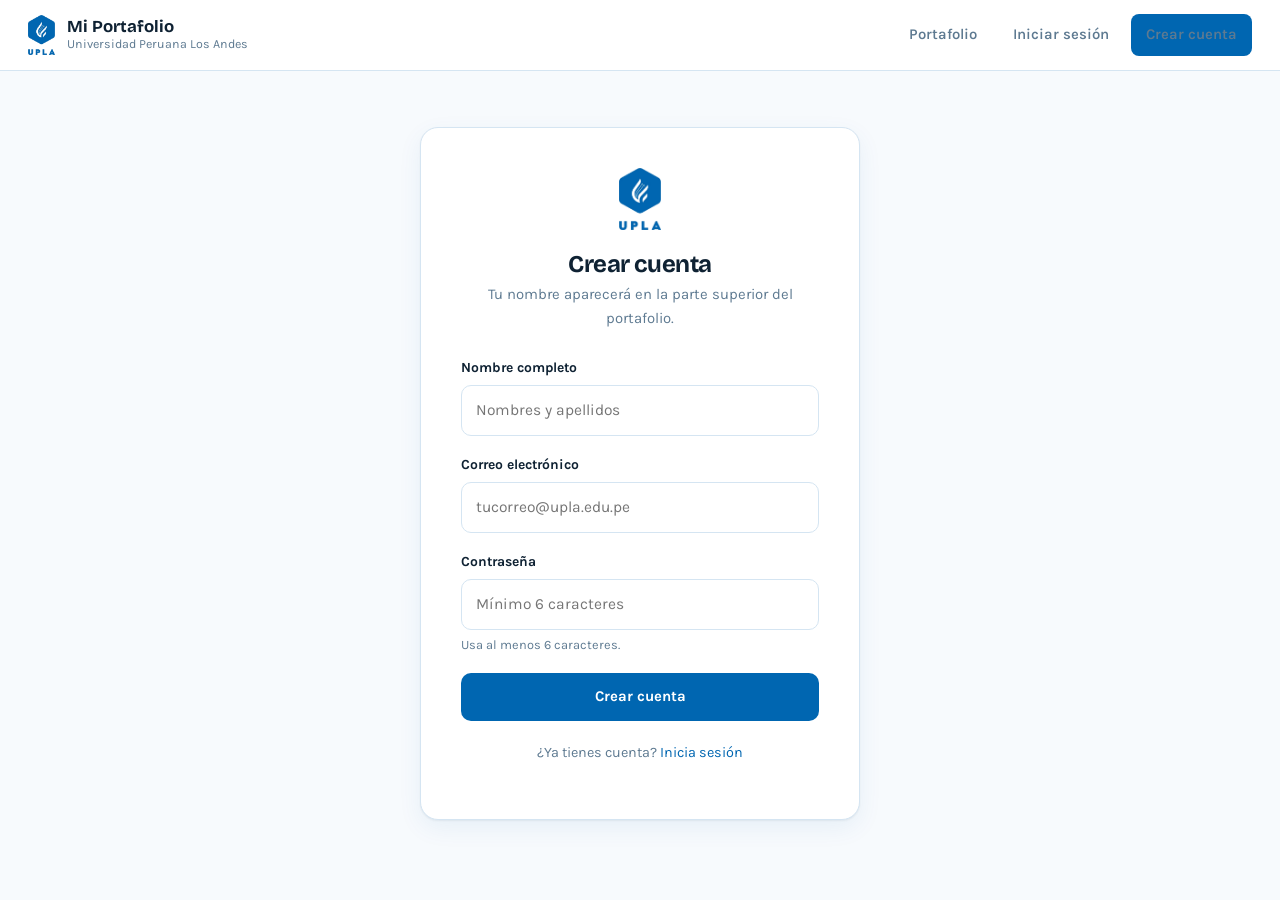
<file: registro.html>
<!DOCTYPE html>
<html lang="es">
<head>
    <meta charset="UTF-8">
    <meta name="viewport" content="width=device-width, initial-scale=1.0">
    <title>Crear cuenta · Mi Portafolio UPLA</title>
    <link rel="icon" href="img/upla-logo.png">
    <link rel="preconnect" href="https://fonts.googleapis.com">
    <link rel="preconnect" href="https://fonts.gstatic.com" crossorigin>
    <link href="https://fonts.googleapis.com/css2?family=Bricolage+Grotesque:opsz,wght@12..96,600;12..96,700&family=Karla:wght@400;600;700&display=swap" rel="stylesheet">
    <link rel="stylesheet" href="css/styles.css">
</head>
<body>

<header class="barra" id="barra"></header>

<div class="tarjeta-form">
    <div class="marca-form">
        <img src="img/upla-logo.png" alt="Universidad Peruana Los Andes">
        <h1>Crear cuenta</h1>
        <p class="subtitulo">Tu nombre aparecerá en la parte superior del portafolio.</p>
    </div>

    <div id="mensaje"></div>

    <form id="form-registro">
        <div class="campo">
            <label for="nombre">Nombre completo</label>
            <input type="text" id="nombre" name="nombre" required autocomplete="name"
                   placeholder="Nombres y apellidos">
        </div>
        <div class="campo">
            <label for="email">Correo electrónico</label>
            <input type="email" id="email" name="email" required autocomplete="email"
                   placeholder="tucorreo@upla.edu.pe">
        </div>
        <div class="campo">
            <label for="password">Contraseña</label>
            <input type="password" id="password" name="password" required minlength="6"
                   autocomplete="new-password" placeholder="Mínimo 6 caracteres">
            <p class="ayuda">Usa al menos 6 caracteres.</p>
        </div>
        <button type="submit" class="btn btn-ancho">Crear cuenta</button>
    </form>

    <p class="pie-form">
        ¿Ya tienes cuenta? <a href="login.html">Inicia sesión</a>
    </p>
</div>

<script src="js/datos.js"></script>
<script>
    document.getElementById("form-registro").addEventListener("submit", (e) => {
        e.preventDefault();
        const nombre = document.getElementById("nombre").value.trim();
        const email = document.getElementById("email").value.trim().toLowerCase();
        const password = document.getElementById("password").value;
        const mensaje = document.getElementById("mensaje");

        const usuarios = obtenerUsuarios();

        if (usuarios.some((u) => u.email.toLowerCase() === email)) {
            mensaje.innerHTML = `<div class="aviso aviso-error">Ya existe una cuenta con ese correo.</div>`;
            return;
        }

        const nuevoUsuario = {
            id: "u_" + Date.now(),
            nombre: nombre,
            email: email,
            password: password
        };

        usuarios.push(nuevoUsuario);
        guardar(DB.USUARIOS, usuarios);
        iniciarSesion(nuevoUsuario);
        window.location.href = "dashboard.html";
    });
</script>
</body>
</html>
</file>
<file: css/styles.css>
/* ==========================================================
   Mi Portafolio UPLA
   Paleta tomada del logo institucional: #0066B1
   ========================================================== */

:root {
    --upla:          #0066B1;
    --upla-profundo: #004B7F;
    --upla-noche:    #00335A;
    --celeste:       #3FA3E0;
    --celeste-suave: #A9D6F2;
    --celeste-papel: #E8F3FB;
    --papel:         #F7FAFD;
    --blanco:        #FFFFFF;
    --tinta:         #0F2233;
    --tinta-suave:   #5E7A91;
    --linea:         #D5E5F2;
    --exito:         #15803D;
    --exito-fondo:   #E8F6ED;
    --alerta:        #B42318;
    --alerta-fondo:  #FDECEA;

    --radio:    12px;
    --radio-lg: 18px;
    --sombra:   0 1px 2px rgba(15, 34, 51, .06), 0 8px 24px rgba(0, 102, 177, .07);
    --sombra-alta: 0 2px 4px rgba(15, 34, 51, .08), 0 16px 40px rgba(0, 102, 177, .14);
}

* { box-sizing: border-box; }

html { scroll-behavior: smooth; }

body {
    margin: 0;
    font-family: "Karla", "Segoe UI", Roboto, system-ui, sans-serif;
    font-size: 16px;
    line-height: 1.6;
    color: var(--tinta);
    background: var(--papel);
    min-height: 100vh;
    -webkit-font-smoothing: antialiased;
}

h1, h2, h3, h4 {
    font-family: "Bricolage Grotesque", "Karla", system-ui, sans-serif;
    font-weight: 700;
    line-height: 1.15;
    letter-spacing: -.02em;
    margin: 0;
}

a { color: var(--upla); text-decoration: none; }
a:hover { color: var(--upla-profundo); }

:focus-visible {
    outline: 3px solid var(--celeste);
    outline-offset: 2px;
    border-radius: 4px;
}

@media (prefers-reduced-motion: reduce) {
    *, *::before, *::after { animation: none !important; transition: none !important; }
}

/* ===== Cabecera ===== */
.barra {
    display: flex;
    align-items: center;
    justify-content: space-between;
    gap: 20px;
    padding: 14px 28px;
    background: var(--blanco);
    border-bottom: 1px solid var(--linea);
    position: sticky;
    top: 0;
    z-index: 50;
}

.marca {
    display: flex;
    align-items: center;
    gap: 12px;
    color: var(--tinta);
}

.marca img { height: 40px; width: auto; display: block; }

.marca .marca-texto { display: flex; flex-direction: column; line-height: 1.2; }
.marca .marca-titulo { font-family: "Bricolage Grotesque", sans-serif; font-weight: 700; font-size: 1.05rem; }
.marca .marca-sub { font-size: .78rem; color: var(--tinta-suave); }

.barra nav { display: flex; align-items: center; gap: 8px; flex-wrap: wrap; }

.barra nav a {
    padding: 8px 14px;
    border-radius: 8px;
    font-weight: 600;
    font-size: .93rem;
    color: var(--tinta-suave);
}

.barra nav a:hover { background: var(--celeste-papel); color: var(--upla-profundo); }

/* Nombre del usuario en la cabecera */
.chip-usuario {
    display: flex;
    align-items: center;
    gap: 10px;
    padding: 6px 14px 6px 6px;
    background: var(--celeste-papel);
    border: 1px solid var(--linea);
    border-radius: 999px;
}

.avatar {
    width: 32px; height: 32px;
    flex: 0 0 32px;
    border-radius: 50%;
    background: var(--upla);
    color: var(--blanco);
    display: grid;
    place-items: center;
    font-weight: 700;
    font-size: .85rem;
}

.avatar-foto {
    object-fit: cover;
}

.chip-usuario .nombre { font-weight: 700; font-size: .9rem; color: var(--upla-noche); }

/* ===== Portada ===== */
.portada {
    background:
        radial-gradient(1000px 340px at 82% -30%, rgba(63, 163, 224, .35), transparent 70%),
        linear-gradient(160deg, var(--upla-noche), var(--upla) 68%);
    color: var(--blanco);
    padding: 64px 28px 72px;
}

.portada-inner {
    max-width: 1080px;
    margin: 0 auto;
    display: grid;
    grid-template-columns: 1.4fr .9fr;
    gap: 48px;
    align-items: center;
}

.portada h1 {
    font-size: clamp(2rem, 4.4vw, 3.1rem);
    color: var(--blanco);
    margin-bottom: 14px;
}

.portada p {
    font-size: 1.06rem;
    color: var(--celeste-suave);
    max-width: 52ch;
    margin: 0;
}

.portada-datos {
    display: flex;
    gap: 14px;
    margin-top: 30px;
    flex-wrap: wrap;
}

.dato {
    background: rgba(255, 255, 255, .12);
    border: 1px solid rgba(255, 255, 255, .22);
    border-radius: var(--radio);
    padding: 14px 20px;
    min-width: 116px;
}

.dato .cifra {
    font-family: "Bricolage Grotesque", sans-serif;
    font-size: 1.7rem;
    font-weight: 700;
    display: block;
    line-height: 1.1;
}

.dato .etiqueta { font-size: .8rem; color: var(--celeste-suave); }

.portada-sello { display: flex; justify-content: center; }

.portada-sello img {
    width: 150px;
    /* El logo es azul sobre fondo transparente; en la portada azul lo pasamos
       a blanco solido para que se lea bien. */
    filter: brightness(0) invert(1);
    opacity: .92;
}

.portada-sello img.foto-perfil {
    width: 150px;
    height: 150px;
    border-radius: 50%;
    object-fit: cover;
    filter: none;
    opacity: 1;
    border: 4px solid rgba(255, 255, 255, .55);
    box-shadow: 0 10px 30px rgba(0, 0, 0, .25);
}

.sello-perfil { text-align: center; }

.sello-perfil strong {
    display: block;
    margin-top: 16px;
    font-family: "Bricolage Grotesque", sans-serif;
    font-size: 1.2rem;
    color: var(--blanco);
}

.portada-presentacion {
    margin-top: -6px;
    font-size: .92rem;
    color: var(--celeste-suave);
}

/* ===== Contenedor ===== */
.contenedor { max-width: 1080px; margin: 0 auto; padding: 40px 28px 72px; }

.encabezado-seccion { margin-bottom: 22px; }
.encabezado-seccion h2 { font-size: 1.55rem; }
.encabezado-seccion p { color: var(--tinta-suave); margin: 6px 0 0; }

/* ===== Selector de curso ===== */
.cursos {
    display: grid;
    grid-template-columns: repeat(auto-fit, minmax(270px, 1fr));
    gap: 14px;
    margin-bottom: 36px;
}

.curso-btn {
    text-align: left;
    background: var(--blanco);
    border: 1.5px solid var(--linea);
    border-radius: var(--radio-lg);
    padding: 20px 22px;
    cursor: pointer;
    font: inherit;
    color: var(--tinta);
    display: flex;
    flex-direction: column;
    gap: 6px;
}

.curso-btn:hover { border-color: var(--celeste); }

.curso-btn.activo {
    border-color: var(--upla);
    background: linear-gradient(140deg, var(--upla), var(--upla-profundo));
    color: var(--blanco);
    box-shadow: var(--sombra-alta);
}

.curso-btn .curso-nombre {
    font-family: "Bricolage Grotesque", sans-serif;
    font-weight: 700;
    font-size: 1.12rem;
}

.curso-btn .curso-meta { font-size: .85rem; color: var(--tinta-suave); }
.curso-btn.activo .curso-meta { color: var(--celeste-suave); }

/* ===== Unidades (acordeón) ===== */
.unidad {
    background: var(--blanco);
    border: 1px solid var(--linea);
    border-radius: var(--radio-lg);
    margin-bottom: 14px;
    overflow: hidden;
}

.unidad-cabecera {
    display: flex;
    align-items: center;
    gap: 16px;
    width: 100%;
    padding: 18px 22px;
    background: none;
    border: none;
    cursor: pointer;
    font: inherit;
    color: inherit;
    text-align: left;
}

.unidad-cabecera:hover { background: var(--celeste-papel); }

/* Hexágono: el mismo perfil del logo UPLA */
.hexagono {
    flex: 0 0 44px;
    width: 44px; height: 50px;
    background: var(--upla);
    clip-path: polygon(50% 0%, 100% 25%, 100% 75%, 50% 100%, 0% 75%, 0% 25%);
    display: grid;
    place-items: center;
    color: var(--blanco);
    font-family: "Bricolage Grotesque", sans-serif;
    font-weight: 700;
    font-size: 1.25rem;
}

.hexagono.vacio { background: var(--celeste-suave); color: var(--upla-profundo); }

.unidad-titulo { flex: 1; }
.unidad-titulo strong { font-family: "Bricolage Grotesque", sans-serif; font-size: 1.1rem; display: block; }
.unidad-titulo span { font-size: .87rem; color: var(--tinta-suave); }

.flecha { color: var(--tinta-suave); transition: transform .25s ease; flex: 0 0 auto; }
.unidad.abierta .flecha { transform: rotate(180deg); }

.unidad-cuerpo { display: none; padding: 0 22px 20px; }
.unidad.abierta .unidad-cuerpo { display: block; }

/* ===== Semanas ===== */
.semana {
    border-top: 1px solid var(--linea);
    padding: 16px 0;
}

.semana-cabecera {
    display: flex;
    align-items: center;
    gap: 12px;
    margin-bottom: 10px;
}

.semana-numero {
    font-family: "Bricolage Grotesque", sans-serif;
    font-weight: 700;
    font-size: .98rem;
    color: var(--upla-noche);
}

.pin {
    font-size: .74rem;
    font-weight: 700;
    padding: 3px 10px;
    border-radius: 999px;
}

.pin-ok { background: var(--exito-fondo); color: var(--exito); }
.pin-pendiente { background: var(--celeste-papel); color: var(--tinta-suave); }
.pin-fallo { background: var(--alerta-fondo); color: var(--alerta); }

.lista-tareas { display: flex; flex-direction: column; gap: 8px; }

.tarea {
    display: flex;
    align-items: center;
    gap: 14px;
    padding: 12px 16px;
    background: var(--papel);
    border: 1px solid var(--linea);
    border-radius: var(--radio);
}

.tarea-icono {
    flex: 0 0 34px;
    width: 34px; height: 34px;
    border-radius: 8px;
    background: var(--celeste-papel);
    color: var(--upla);
    display: grid;
    place-items: center;
    font-size: .68rem;
    font-weight: 700;
}

.tarea-info { flex: 1; min-width: 0; }

/* Son <span>, asi que hay que forzarlos a bloque para que no salgan pegados */
.tarea-info .titulo {
    display: block;
    font-weight: 700;
    font-size: .95rem;
    line-height: 1.35;
    word-break: break-word;
}

.tarea-info .meta {
    display: block;
    font-size: .8rem;
    color: var(--tinta-suave);
    word-break: break-word;
}

.tarea-acciones { display: flex; gap: 8px; flex-wrap: wrap; }

.semana-vacia {
    font-size: .88rem;
    color: var(--tinta-suave);
    padding: 10px 16px;
    border: 1px dashed var(--linea);
    border-radius: var(--radio);
    background: var(--blanco);
}

/* ===== Botones ===== */
.btn {
    display: inline-flex;
    align-items: center;
    justify-content: center;
    gap: 8px;
    padding: 11px 22px;
    border-radius: 10px;
    border: 1.5px solid transparent;
    background: var(--upla);
    color: var(--blanco);
    font: inherit;
    font-weight: 700;
    font-size: .93rem;
    cursor: pointer;
    transition: background .18s ease;
}

.btn:hover { background: var(--upla-profundo); color: var(--blanco); }

.btn-linea {
    background: var(--blanco);
    color: var(--upla);
    border-color: var(--linea);
}

.btn-linea:hover { background: var(--celeste-papel); color: var(--upla-profundo); }

.btn-riesgo { background: var(--blanco); color: var(--alerta); border-color: #F3C9C4; }
.btn-riesgo:hover { background: var(--alerta-fondo); color: var(--alerta); }

.btn-mini { padding: 6px 13px; font-size: .8rem; border-radius: 8px; }
.btn-ancho { width: 100%; }

/* ===== Formularios ===== */
.tarjeta-form {
    background: var(--blanco);
    max-width: 440px;
    margin: 56px auto;
    padding: 40px;
    border-radius: var(--radio-lg);
    border: 1px solid var(--linea);
    box-shadow: var(--sombra);
}

.tarjeta-form .marca-form { text-align: center; margin-bottom: 26px; }
.tarjeta-form .marca-form img { height: 62px; }
.tarjeta-form h1 { font-size: 1.5rem; margin-top: 14px; }
.tarjeta-form .subtitulo { color: var(--tinta-suave); font-size: .93rem; margin-top: 4px; }

.campo { margin-bottom: 18px; }

.campo label {
    display: block;
    margin-bottom: 6px;
    font-weight: 700;
    font-size: .87rem;
    color: var(--tinta);
}

.campo input,
.campo select {
    width: 100%;
    padding: 12px 14px;
    border-radius: 10px;
    border: 1.5px solid var(--linea);
    font: inherit;
    font-size: .97rem;
    background: var(--blanco);
    color: var(--tinta);
}

.campo input:focus,
.campo select:focus {
    outline: none;
    border-color: var(--upla);
    box-shadow: 0 0 0 3px rgba(0, 102, 177, .14);
}

.campo input[type="file"] { padding: 9px 12px; background: var(--papel); }

.campo .ayuda { font-size: .8rem; color: var(--tinta-suave); margin-top: 5px; }

.pie-form { text-align: center; margin-top: 20px; font-size: .9rem; color: var(--tinta-suave); }

/* ===== Avisos ===== */
.aviso {
    padding: 13px 16px;
    border-radius: 10px;
    margin-bottom: 18px;
    font-size: .9rem;
    border: 1px solid;
}

.aviso-error { background: var(--alerta-fondo); color: var(--alerta); border-color: #F3C9C4; }
.aviso-exito { background: var(--exito-fondo); color: var(--exito); border-color: #B7E0C6; }

/* ===== Panel ===== */
.panel-cabecera {
    background: linear-gradient(140deg, var(--upla-noche), var(--upla) 70%);
    color: var(--blanco);
    padding: 34px 32px;
    border-radius: var(--radio-lg);
    margin-bottom: 28px;
    display: flex;
    align-items: center;
    justify-content: space-between;
    gap: 24px;
    flex-wrap: wrap;
}

.panel-cabecera h1 { font-size: 1.7rem; color: var(--blanco); }
.panel-cabecera .correo { color: var(--celeste-suave); font-size: .92rem; margin-top: 4px; }

.panel-perfil {
    display: flex;
    align-items: center;
    gap: 18px;
}

.foto-perfil-panel {
    width: 68px;
    height: 68px;
    border-radius: 50%;
    object-fit: cover;
    flex: 0 0 68px;
    border: 3px solid rgba(255, 255, 255, .5);
}

.presentacion-corta {
    color: var(--celeste-suave);
    font-size: .85rem;
    margin-top: 6px;
}

.bloque {
    background: var(--blanco);
    border: 1px solid var(--linea);
    border-radius: var(--radio-lg);
    padding: 28px;
    margin-bottom: 28px;
}

.bloque h2 { font-size: 1.22rem; margin-bottom: 4px; }
.bloque .descripcion { color: var(--tinta-suave); font-size: .9rem; margin-bottom: 20px; }

.rejilla-campos {
    display: grid;
    grid-template-columns: repeat(auto-fit, minmax(190px, 1fr));
    gap: 16px;
}

.rejilla-campos .campo { margin-bottom: 0; }

/* ===== Tabla de estado ===== */
.tabla-estado { width: 100%; border-collapse: collapse; margin-top: 20px; background: var(--blanco); }
.tabla-estado td { padding: 13px 16px; border-bottom: 1px solid var(--linea); font-size: .92rem; }
.tabla-estado td:first-child { font-weight: 700; width: 180px; }
.tabla-estado .detalle { color: var(--tinta-suave); word-break: break-word; }

/* ===== Estados vacíos y carga ===== */
.vacio {
    text-align: center;
    padding: 52px 24px;
    color: var(--tinta-suave);
    background: var(--blanco);
    border: 1px dashed var(--linea);
    border-radius: var(--radio-lg);
}

.vacio strong { display: block; color: var(--tinta); font-size: 1.05rem; margin-bottom: 6px; }

/* ===== Pie ===== */
.pie {
    border-top: 1px solid var(--linea);
    padding: 26px;
    text-align: center;
    color: var(--tinta-suave);
    font-size: .85rem;
    background: var(--blanco);
}

/* ===== Responsive ===== */
@media (max-width: 820px) {
    .portada-inner { grid-template-columns: 1fr; gap: 32px; }
    .portada-sello { order: -1; }   /* en el celular la foto va arriba, no se oculta */
    .portada-sello img.foto-perfil { width: 116px; height: 116px; }
    .sello-perfil strong { margin-top: 12px; font-size: 1.05rem; }
    .barra { padding: 12px 18px; }
    .marca .marca-sub { display: none; }
    .contenedor { padding: 28px 18px 56px; }
    .tarjeta-form { margin: 28px 18px; padding: 30px 24px; }
    .tarea { flex-wrap: wrap; }
    .panel-cabecera { padding: 26px 22px; }
}
/* ============ Chatbot lateral ============ */
.chat-abrir {
    position: fixed; right: 20px; bottom: 20px; z-index: 50;
    display: flex; align-items: center; gap: 8px;
    padding: 6px 18px 6px 7px; border: 2px solid #3544dc; border-radius: 999px; cursor: pointer;
    background: var(--blanco); color: #3544dc; font: 700 .95rem Karla, sans-serif;
    box-shadow: var(--sombra-alta);
}
.chat-abrir:hover { background: #f1f2ff; }
.chat-abrir .chat-logo { display: block; width: 42px; height: 42px; object-fit: contain; flex: 0 0 42px; }
body.chat-activo .chat-abrir { display: none; }

.chat-panel {
    position: fixed; top: 0; right: 0; bottom: 0; z-index: 60;
    width: 380px; max-width: 100vw;
    display: flex; flex-direction: column;
    background: var(--blanco); border-left: 1px solid var(--linea);
    box-shadow: var(--sombra-alta);
    transform: translateX(100%); transition: transform .25s ease;
}
.chat-panel.abierto { transform: translateX(0); }
@media (min-width: 1100px) {
    body.chat-activo { padding-right: 380px; transition: padding .25s ease; }
}

.chat-cab {
    display: flex; justify-content: space-between; align-items: center;
    padding: 14px 16px; background: var(--upla-noche); color: var(--blanco);
}
.chat-cab button { background: none; border: 0; color: inherit; font-size: 1.1rem; cursor: pointer; }

.chat-msgs { flex: 1; overflow-y: auto; padding: 16px; display: flex; flex-direction: column; gap: 10px; background: var(--papel); }
.chat-burbuja { max-width: 88%; padding: 10px 13px; border-radius: 14px; line-height: 1.45; font-size: .92rem; word-wrap: break-word; }
.chat-burbuja.bot { align-self: flex-start; background: var(--blanco); border: 1px solid var(--linea); color: var(--tinta); }
.chat-burbuja.yo  { align-self: flex-end; background: var(--upla); color: var(--blanco); }
.chat-burbuja.error { background: var(--alerta-fondo); border-color: #F3C9C4; color: var(--alerta); }

.chat-sugerencias { display: flex; flex-wrap: wrap; gap: 6px; padding: 8px 16px 0; background: var(--papel); }
.chat-sugerencias button {
    border: 1px solid var(--celeste-suave); background: var(--celeste-papel); color: var(--upla-profundo);
    border-radius: 999px; padding: 6px 12px; font-size: .8rem; cursor: pointer;
}
.chat-form { display: flex; gap: 8px; padding: 12px; border-top: 1px solid var(--linea); background: var(--blanco); }
.chat-form textarea {
    flex: 1; resize: none; border: 1px solid var(--linea); border-radius: 10px;
    padding: 9px 11px; font: inherit; font-size: .92rem;
}
.chat-form textarea:focus { outline: 2px solid var(--celeste); }
</file>
